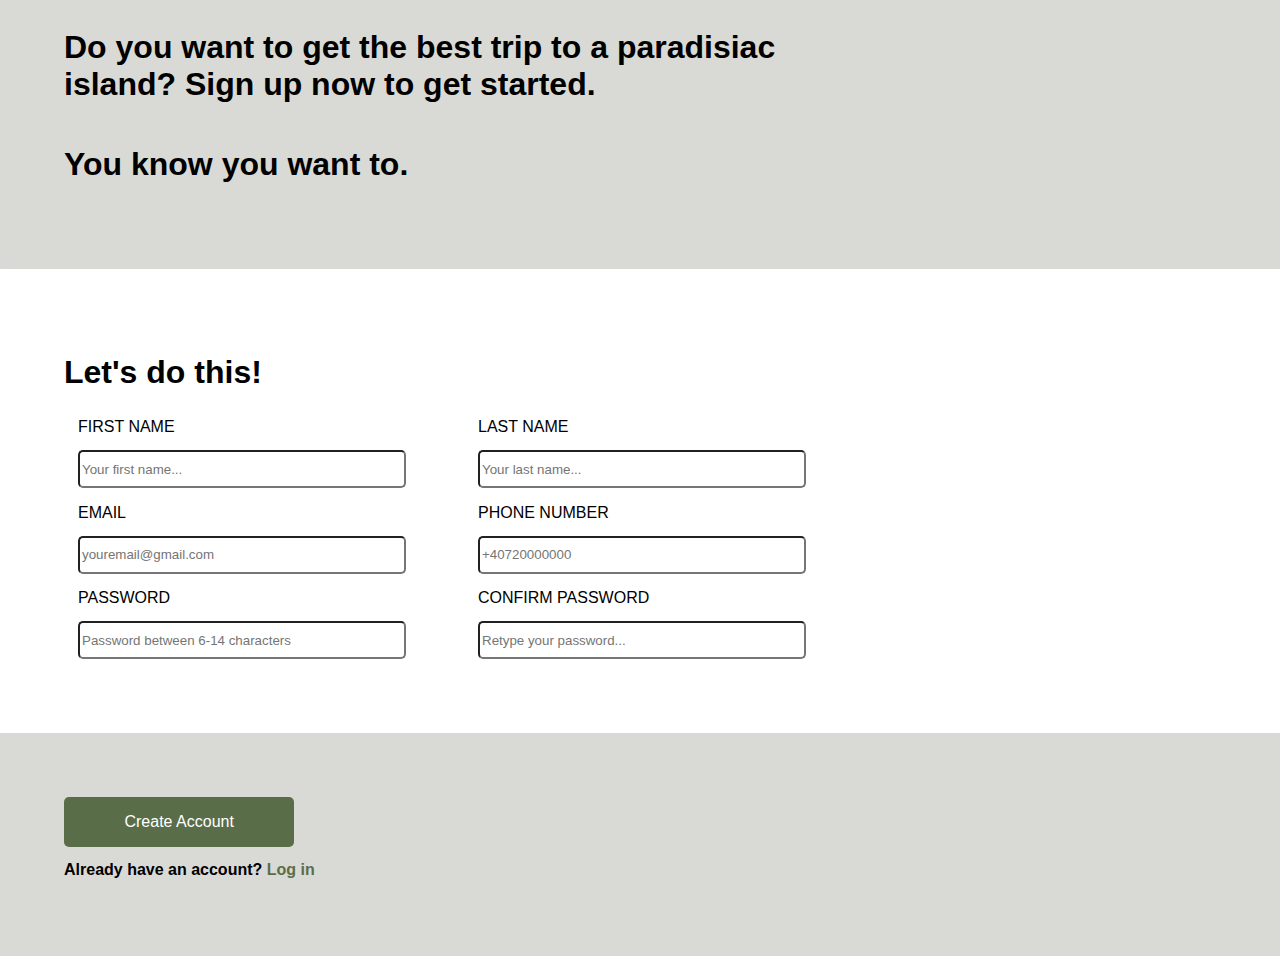
<file: index.html>
<!DOCTYPE html>
<html lang="en">

<head>
    <meta charset="UTF-8">
    <meta http-equiv="X-UA-Compatible" content="IE=edge">
    <meta name="viewport" content="width=device-width, initial-scale=1.0">
    <link rel="stylesheet" href="./app.css">
    <title>Travel With Us</title>
</head>

<body>
    <div class="image_background">
        <div class="logo_container">
            <img src="./images/logo.jpg" alt="Free license image">
            <h1 class="logo">Travel With Us</h1>
        </div>
    </div>
    <form action="./dashboard.html" method="get" onsubmit="return verify()">
        <section class="login_page">
            <header>
                <h1 class="question_title">Do you want to get the best trip to a paradisiac island? Sign up now
                    to get started.</h1>
                <h1 class="question_title">You know you want to.</h1>
            </header>
            <section class="create_account">
                <h1 class="form_starter">Let's do this!</h1>
                <div class="formContainer">
                    <fieldset>
                        <label for="first_name" id="first_name">FIRST NAME</label>
                        <input type="text" name="first_name" id="firstNameInput" placeholder="Your first name..."
                            pattern="[A-Za-z]+[A-Za-z -]+[A-Za-z]+"
                            title="*First names must start and end with a letter and can contain only letters, spaces and -."
                            required>
                        <p>*First names must start and end with a letter and can contain only letters, spaces or -.</p>
                    </fieldset>
                    <fieldset>
                        <label for="first_name" name="last_name" id="last_name">LAST NAME</label>
                        <input type="text" id="last_name" placeholder="Your last name..."
                            pattern="[A-Za-z]+[A-Za-z -]+[A-Za-z]+"
                            title="*Last names must start and end with a letter and can contain only letters, spaces and -."
                            required>
                        <p>*Last names must start and end with a letter and can contain only letters, spaces or -.</p>
                    </fieldset>
                    <fieldset>
                        <label for="first_name" id="email">EMAIL</label>
                        <input type="email" id="email" placeholder="youremail@gmail.com" required>
                        <p>You need to use an email domain.(@gmail.com, @yahoo.com, etc.)</p>
                    </fieldset>
                    <fieldset>
                        <label for="first_name" id="phone_number">PHONE NUMBER</label>
                        <input type="text" id="phone_number" placeholder="+40720000000" minlength="13" maxlength="14"
                            title="Format: country code (+ max 7 digits or -) + number (8-11 digits) &#010;Ex: +40720000000"
                            pattern="[+][0-9|-]{1,7}[0-9]{8,11}" required>
                        <p>*Phone number format must be country code (+ max 7 digits or -) + number (8-11 digits)
                            <br>Ex: +40720000000.
                        </p>
                    </fieldset>
                    <fieldset>
                        <label for="first_name" id="password">PASSWORD</label>
                        <input type="password" id="passwordInput" placeholder="Password between 6-14 characters"
                            pattern="^(?=.{8,}$)(?=.*[a-z])(?=.*[A-Z])(?=.*[0-9])(?=.*\W).*$"
                            title="Password needs to be at least 8 characters and to contain at least one UpperCase letter, one lowerCase letter, one digit and one symbol"
                            required>
                        <span class="matching" id="matching">Not Matching</span>
                    </fieldset>
                    <fieldset>
                        <label for="first_name" id="confirm_password">CONFIRM PASSWORD</label>
                        <input type="password" id="confirm_passwordInput" placeholder="Retype your password..."
                            pattern="^(?=.{8,}$)(?=.*[a-z])(?=.*[A-Z])(?=.*[0-9])(?=.*\W).*$"
                            title="Password needs to be at least 8 characters and to contain at least one UpperCase letter, one lowerCase letter, one digit and one symbol"
                            required>
                    </fieldset>

                </div>

            </section>
            <footer>
                <button type="submit" onSubmit="verifyPassword()" class="create_account" id="createButton">Create
                    Account</button>
                <h2 class="already">Already have an account? <a href="./login.html">Log in</a></h2>
            </footer>
        </section>
    </form>
    <script src="./main.js"></script>


</body>

</html>
</file>
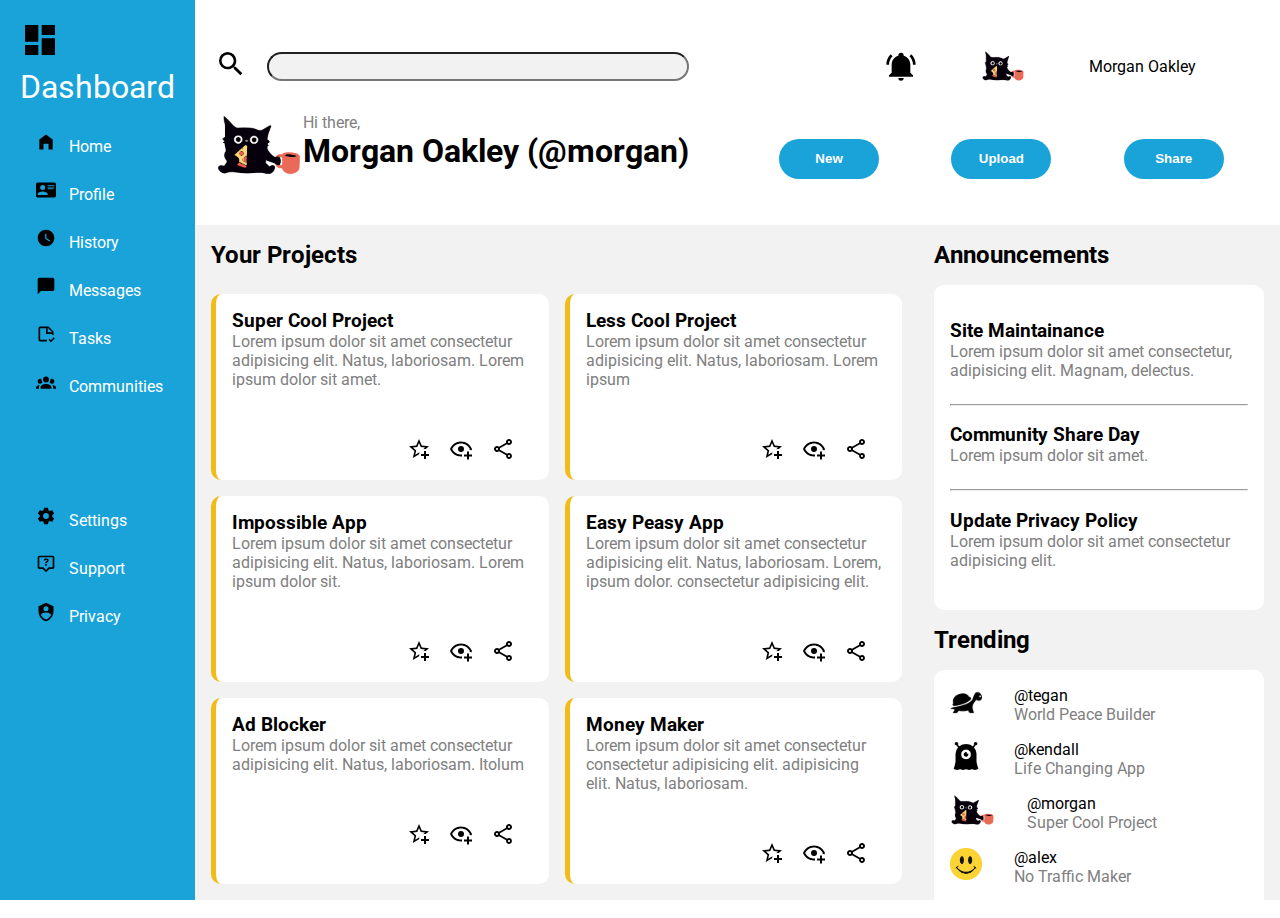
<file: dashboard.html>
<!DOCTYPE html>
<html lang="en">

<head>
  <meta charset="UTF-8">
  <meta http-equiv="X-UA-Compatible" content="IE=edge">
  <meta name="viewport" content="width=device-width, initial-scale=1.0">
  <link rel="stylesheet" href="./dashboard.css">
  <link rel="preconnect" href="https://fonts.googleapis.com">
  <link rel="preconnect" href="https://fonts.gstatic.com" crossorigin>
  <link href="https://fonts.googleapis.com/css2?family=Roboto:wght@700&display=swap" rel="stylesheet">
  <title>Dashboard</title>
</head>

<body>
  <div class="container">
    <header>
      <div class="box-1">
        <label for="search"><img src="./icons/magnify.svg" alt="A magnifying-glass-icon"
            class="all-icons search-icon"></label>
        <input type="text" id="search" class="search-bar">
      </div>
      <div class="box-2">
        <img src="./icons/bell.svg" alt="A bell-icon" class="all-icons bell-icon">
        <img src="./icons/cat.png" alt="A cat-icon" class="all-icons">
        <span>Morgan Oakley</span>
      </div>
      <figure class="box-3">
        <img src="./icons/cat.png" alt="A cat icon" class="cat-icon" id="cat-icon">
        <figcaption>
          <p>Hi there,</p>
          <h1>Morgan Oakley (@morgan)</h1>
        </figcaption>
      </figure>
      <div class="box-4">
        <button>New</button>
        <button>Upload</button>
        <button>Share</button>
      </div>
    </header>

    <nav>
      <ul class="all-links dash-link">
        <li><a href="#"><img src="./icons/dashboard.svg" alt="A dash icon" class="dash-link-icon">Dashboard</a></li>
      </ul>
      <ul class="all-links top-links">
        <li><a href="#"><img src="./icons/home.svg" alt="A house icon">Home</a></li>
        <li><a href="#"><img src="./icons/profile.svg" alt="An ID icon">Profile</a></li>
        <li><a href="#"><img src="./icons/history.svg" alt="A Clock icon">History</a></li>
        <li><a href="#"><img src="./icons/message.svg" alt="A Text message icon">Messages</a></li>
        <li><a href="#"><img src="./icons/tasks.svg" alt="A Pice of paper icon">Tasks</a></li>
        <li><a href="#"><img src="./icons/communities.svg" alt="A group of people icon">Communities</a></li>
      </ul>
      <ul class="all-links bottom-links">
        <li><a href="#"><img src="./icons/settings.svg" alt="A house icon">Settings</a></li>
        <li><a href="#"><img src="./icons/support.svg" alt="A house icon">Support</a></li>
        <li><a href="#"><img src="./icons/privacy.svg" alt="A house icon">Privacy</a></li>
      </ul>
    </nav>

    <main>
      <h2 class="main-header">Your Projects</h2>
      <div class="all-cards card-1">
        <h3>Super Cool Project</h3>
        <p>Lorem ipsum dolor sit amet consectetur adipisicing elit. Natus, laboriosam. Lorem ipsum dolor sit amet.</p>
        <div class="card-bottom-icons">
          <img src="./icons/star.svg" alt="">
          <img src="./icons/eye.svg" alt="">
          <img src="./icons/share.svg" alt="">
        </div>
      </div>
      <div class="all-cards card-2">
        <h3>Less Cool Project</h3>
        <p>Lorem ipsum dolor sit amet consectetur adipisicing elit. Natus, laboriosam. Lorem ipsum</p>
        <div class="card-bottom-icons">
          <img src="./icons/star.svg" alt="">
          <img src="./icons/eye.svg" alt="">
          <img src="./icons/share.svg" alt="">
        </div>
      </div>
      <div class="all-cards card-3">
        <h3>Impossible App</h3>
        <p>Lorem ipsum dolor sit amet consectetur adipisicing elit. Natus, laboriosam. Lorem ipsum dolor sit.</p>
        <div class="card-bottom-icons">
          <img src="./icons/star.svg" alt="">
          <img src="./icons/eye.svg" alt="">
          <img src="./icons/share.svg" alt="">
        </div>
      </div>
      <div class="all-cards card-4">
        <h3>Easy Peasy App</h3>
        <p>Lorem ipsum dolor sit amet consectetur adipisicing elit. Natus, laboriosam. Lorem, ipsum dolor. consectetur
          adipisicing elit.</p>
        <div class="card-bottom-icons">
          <img src="./icons/star.svg" alt="">
          <img src="./icons/eye.svg" alt="">
          <img src="./icons/share.svg" alt="">
        </div>
      </div>
      <div class="all-cards card-5">
        <h3>Ad Blocker</h3>
        <p>Lorem ipsum dolor sit amet consectetur adipisicing elit. Natus, laboriosam. Itolum</p>
        <div class="card-bottom-icons">
          <img src="./icons/star.svg" alt="">
          <img src="./icons/eye.svg" alt="">
          <img src="./icons/share.svg" alt="">
        </div>
      </div>
      <div class="all-cards card-6">
        <h3>Money Maker</h3>
        <p>Lorem ipsum dolor sit amet consectetur consectetur adipisicing elit. adipisicing elit. Natus, laboriosam.</p>
        <div class="card-bottom-icons">
          <img src="./icons/star.svg" alt="">
          <img src="./icons/eye.svg" alt="">
          <img src="./icons/share.svg" alt="">
        </div>
      </div>
    </main>

    <aside>
      <h2>Announcements</h2>
      <div class="side-content-1">
        <h3>Site Maintainance</h3>
        <p>Lorem ipsum dolor sit amet consectetur, adipisicing elit. Magnam, delectus.</p>
        <hr>
        <h3>Community Share Day</h3>
        <p>Lorem ipsum dolor sit amet.</p>
        <hr>
        <h3>Update Privacy Policy</h3>
        <p>Lorem ipsum dolor sit amet consectetur adipisicing elit.</p>
      </div>
      <h2>Trending</h2>
      <div class="side-content-2">
        <figure>
          <img src="./icons/turtle.png" alt="A turtle icon" class="trending-icon">
          <figcaption>
            <span>@tegan</span>
            <p>World Peace Builder</p>
          </figcaption>
        </figure>
        <figure>
          <img src="./icons/alien.png" alt="An alien icon" class="trending-icon">
          <figcaption>
            <span>@kendall</span>
            <p>Life Changing App</p>
          </figcaption>
        </figure>
        <figure>
          <img src="./icons/cat.png" alt="A cat icon" class="trending-icon">
          <figcaption>
            <span>@morgan</span>
            <p>Super Cool Project</p>
          </figcaption>
        </figure>
        <figure>
          <img src="./icons/smiley.png" alt="A smiley face icon" class="trending-icon">
          <figcaption>
            <span>@alex</span>
            <p>No Traffic Maker</p>
          </figcaption>
        </figure>
      </div>
    </aside>
  </div>
  <script src="./main.js"></script>
</body>

</html>
</file>
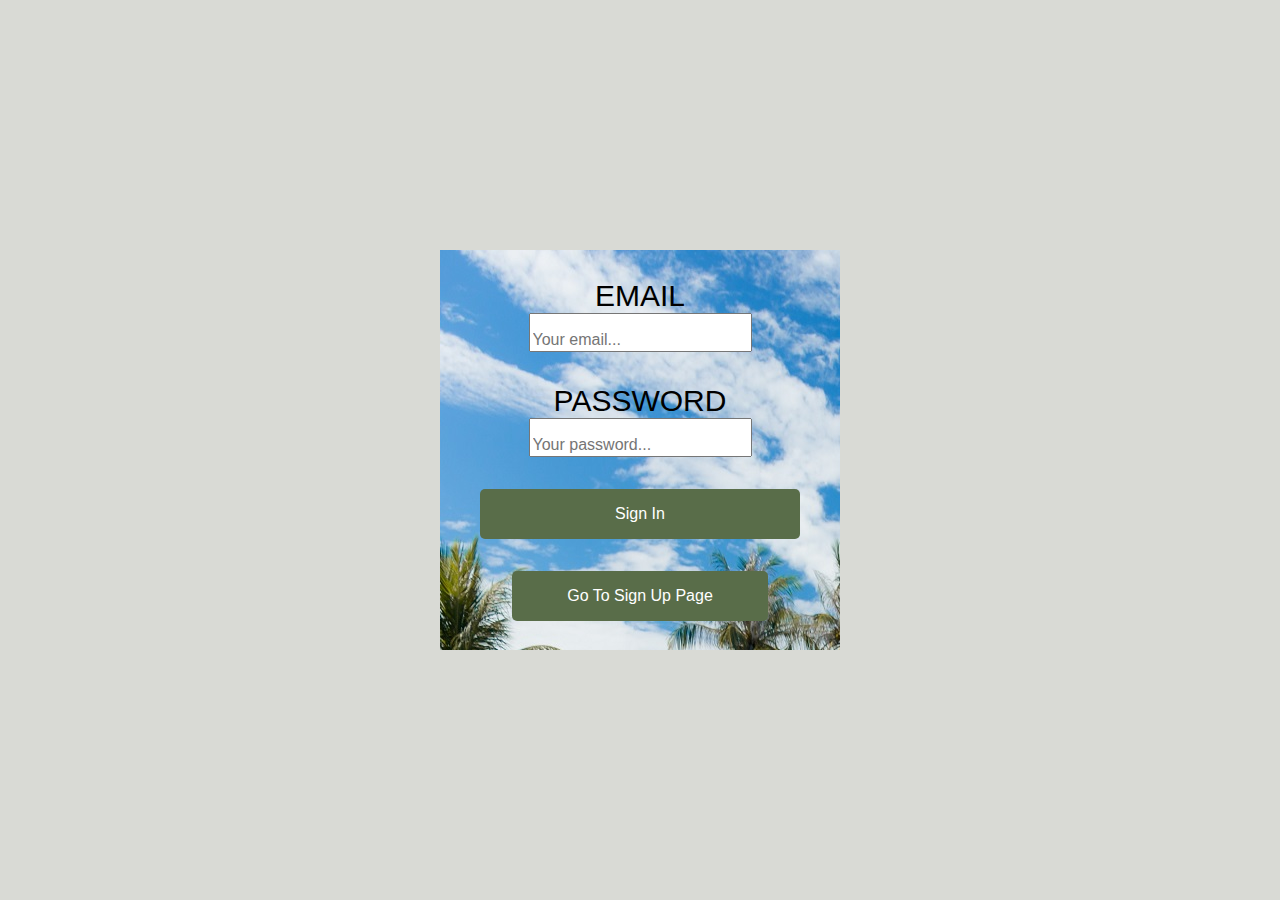
<file: login.html>
<!DOCTYPE html>
<html lang="en">

<head>
    <meta charset="UTF-8">
    <meta http-equiv="X-UA-Compatible" content="IE=edge">
    <meta name="viewport" content="width=device-width, initial-scale=1.0">
    <link rel="stylesheet" href="./login.css">
    <title>Login Page</title>
</head>

<body>
    <div class="login_form">
        <div class="container">
            <form action="">
                <fieldset>
                    <label for="first_name" id="email">EMAIL</label>
                    <input type="email" id="email" placeholder="Your email..." required>
                </fieldset>
                <fieldset>
                    <label for="first_name" id="password">PASSWORD</label>
                    <input type="password" id="password" placeholder="Your password..." required>
                </fieldset>
            </form>
            <button class="sign_in" id="btn_signin">Sign In</button>
            <a href="./index.html" class="go_back">Go To Sign Up Page</a>
        </div>
    </div>


    <script src="./main.js"></script>
</body>

</html>
</file>
<file: app.css>
html {
  height: 100vh;
  width: 100%;
}
body{
    display:flex;
    justify-content: center;
    align-items: center;
    width: 100%;
    height: 100vh;
    margin: 0;
    font-family: Impact, Haettenschweiler, 'Arial Narrow Bold', sans-serif;
    
}
div.image_background{
    background-image: url("./images/image_background.jpg");
    background-size: cover;
    width: 40%;
    min-height: 100%;
    background-color: black;
    position: relative;
    
}
div.image_background div.logo_container{
    background-color: black;
    width: 100%;
    height: 15%;
    opacity: 0.7;
    display: flex;
    align-items: center;
    justify-content: center;
    margin-top: 55%;
}
div.image_background div.logo_container h1{
    font-size: 4rem;
    color: white;
    font-family: 'Itim', cursive;
}
div.image_background div.logo_container img{
    width: 10rem;
    height: 10rem;
    margin-right: 2rem;
}
form{
    width: 65%;
    height: 100%;
}
form section.login_page{
    width: 100%;
    height: 100%;
    display: flex;
    justify-content: center;
    align-items: center;
    flex-direction: column;

}
form section.login_page header {
    background-color: #d9dad5;
    padding: 5%;
    width: 90%;
    height: 25%;
    display: flex;
    flex-direction: column;
}
form section.login_page header h1.question_title{
    font-size: 4rem;
    width: 70%;
    float: left;
    display: flex;
    justify-content: flex-start;
    align-items: center;
    font-size: 40px;
    
}
form section section.create_account{
    background-color: white;
    width: 90%;
    padding: 5%;
    height: 50%;
    box-shadow: 2px 2px 2px red;
}
form section.login_page section.create_account div.formContainer{
    display: grid;
    float: left;
    grid-template-columns: repeat(2, 25rem);
}

form section.login_page section.create_account div.formContainer fieldset{
    border: none;
    display: flex;
    flex-direction: column;
}
form section.login_page section.create_account div.formContainer fieldset label{
    width: 20rem;
    height: 2rem;
}
form section.login_page section.create_account div.formContainer fieldset input{
    width: 20rem;
    height: 2rem;
    border-radius: 5px;
    color: black;
    font-family: Impact, Haettenschweiler, 'Arial Narrow Bold', sans-serif;
}
input:not(:focus):not(:placeholder-shown):invalid {
  border: 2px solid red;
}

input:not(:focus):not(:placeholder-shown):invalid+p {
  display: block;
}
input:focus:not(:placeholder-shown):invalid {
  border: 2px solid red;
}

input:valid {
  border: 2px solid green;
}

input~p {
  height: fit-content;
  width: 100%;
  display: none;
  color: red;
  font-size: 12px;
}
form section.login_page section.create_account div.formContainer fieldset span{
    display: none;
    font-family: 'Courier New', Courier, monospace;
    color: red;
}
form section.login_page section.create_account div.formContainer fieldset input:focus{
    box-shadow: 3px 3px 3px gray;
    border: 3px solid blue;
}
form section.login_page footer{
    height: 25%;
    background-color: #d9dad5;
    width: 90%;
    padding: 5%;
    display: flex;
    flex-direction: column;
    align-items: left;
    justify-content: space-between;
}
form section.login_page footer button{
    width: 20%;
    padding: 1rem 3rem;
    border: 1px;
    border-radius: 5px;
    background-color: #596d49;
    color:white;
    font-size: 16px;
    font-family: Impact, Haettenschweiler, 'Arial Narrow Bold', sans-serif;
}
form section.login_page footer button:hover{
    background-color: darkgreen;
}
form section.login_page footer h2{
    font-size: 16px;
}
form section.login_page footer h2 a{
    font-size: 16px;
    text-decoration: none;
    color: #596d49;
}
@media screen and (max-width: 1450px) {
   form section.login_page header h1.question_title{
        
        font-size: 2rem;
    }
  body {
    flex-direction: column;
  }
  .logo_container {
    display: none;
  }
  div.image_background{
    display: none;
  }
  form {
    width: 100%;
  }
}
@media screen and (max-width: 850px) {
    form section.login_page header h1.question_title{
        font-size: 1rem;
    }
  body {
    flex-direction: column;
  }
  .logo_container {
    display: none;
  }
  div.image_background{
    display: none;
  }
  form {
    width: 100%;
  }
  form section.login_page section.create_account div.formContainer{
    display: grid;
    float: left;
    grid-template-columns: repeat(1, 25rem);
}
}
</file>
<file: dashboard.css>
* {
  margin: 0;
  padding: 0;
  box-sizing: border-box;
}
.container {
  display: grid;
  height: 100vh;
  grid-template-columns: 0.5fr 1fr 1fr 1fr;
  grid-template-rows: 1fr 1fr 1fr 1fr;
  grid-template-areas:
    "nav header header header"
    "nav main main aside"
    "nav main main aside"
    "nav main main aside";
  font-family: "Roboto", sans-serif;
}
button:hover {
  cursor: pointer;
}

/* Header Section */
header {
  background-color: white;
  grid-area: header;
  display: grid;
  grid-template-columns: auto auto;
  grid-template-rows: 1fr 1fr;
  padding: 20px;
  grid-template-areas:
    "box-1 box-2"
    "box-3 box-4";
}
.all-icons {
  height: 2em;
}
.search-bar {
  border-radius: 20px;
  width: 80%;
  padding: 5px;
  background-color: #f2f2f2;
}
.search-icon {
  padding-right: 20px;
}
.cat-icon {
  height: 4em;
  float: left;
}
.box-1 {
  grid-area: box-1;
  display: flex;
  justify-content: flex-start;
  align-items: center;
}
.box-2 {
  grid-area: box-2;
  display: flex;
  justify-content: flex-end;
  align-items: center;
}
.box-2 > * {
  margin-right: 4em;
}
.box-2 .span {
  font-weight: bolder;
}
.box-3 {
  grid-area: box-3;
}
.box-4 {
  grid-area: box-4;
  display: flex;
  justify-content: space-around;
  align-items: center;
}
button {
  background-color: #1aa3d9;
  color: white;
  font-weight: bold;
  border-radius: 30px;
  width: 100px;
  height: 40px;
  border: none;
}

/* Sidenav Section */
nav {
  background-color: #1aa3d9;
  grid-area: nav;
  padding: 20px;
  display: grid;
  grid-template-columns: 1fr;
  grid-template-rows: 0.3fr 1fr 1fr;
  grid-template-areas:
    "dash-link"
    "top-links"
    "bottom-links";
}
.dash-link {
  grid-area: dash-link;
  font-size: 2em;
}
.dash-link-icon {
  height: 40px;
  margin-right: 10px;
}
nav * img {
  height: 20px;
  margin-right: 0.8em;
}
nav * a {
  text-decoration: none;
  color: white;
}
.all-links {
  list-style: none;
}
.top-links > li {
  padding-bottom: 1.5em;
  padding-left: 1em;
}
.bottom-links > li {
  padding-bottom: 1.5em;
  padding-left: 1em;
}
.top-links {
  grid-area: top-links;
  display: flex;
  flex-direction: column;
}
.bottom-links {
  grid-area: bottom-links;
  display: flex;
  flex-direction: column;
}

/* Main Section */
main {
  background-color: #f2f2f2;
  grid-area: main;
  display: grid;
  padding: 1em;
  grid-template-columns: 1fr 1fr;
  grid-template-rows: 0.2fr 1fr 1fr 1fr;
  gap: 1em;
  grid-template-areas:
    "main-header main-header"
    "card-1 card-2"
    "card-3 card-4"
    "card-5 card-6";
}
main * img {
  height: 1.5em;
}
.main-header {
  grid-area: main-header;
}
.all-cards {
  background-color: white;
  border-radius: 10px;
  border-left: 5px solid #f2bb16;
  padding: 1em;
}
.all-cards > p {
  color: grey;
}
.card-1 {
  grid-area: card-1;
}
.card-2 {
  grid-area: card-2;
}
.card-3 {
  grid-area: card-3;
}
.card-4 {
  grid-area: card-4;
}
.card-5 {
  grid-area: card-5;
}
.card-6 {
  grid-area: card-6;
}
.card-bottom-icons {
  display: flex;
  justify-content: flex-end;
  margin-top: 3em;
}
.card-bottom-icons > img {
  margin-right: 18px;
}

/* Aside Section */
aside {
  background-color: #f2f2f2;
  grid-area: aside;
  padding: 1em;
  display: grid;
  grid-row-gap: 1em;
  grid-template-columns: 1fr;
  grid-template-rows: 0.1fr 1fr 0.1fr 1fr;
}
.side-content-1 {
  background-color: white;
  padding: 1em;
  border-radius: 10px;
}
.side-content-1 > h3 {
  margin-top: 1em;
}
.side-content-1 > p {
  color: grey;
  margin-bottom: 1.5em;
}
.side-content-2 {
  background-color: white;
  padding: 1em;
  border-radius: 10px;
}
figcaption {
  margin-bottom: 1em;
}
figcaption > p {
  color: grey;
}
.trending-icon {
  height: 2em;
  float: left;
  margin-right: 2em;
}

/* Screen Size Change Section */
@media only screen and (max-width: 1000px) {
  .container {
    grid-template-columns: 0.5fr 1fr;
    grid-template-rows: 1fr 1fr 1fr;
    grid-template-areas:
      "nav header"
      "nav main"
      "nav aside";
  }
  nav {
    grid-template-rows: 0.3fr 1fr 2fr;
  }
  .cat-icon {
    float: none;
  }

  .box-4 {
    display: flex;
    flex-direction: column;
    justify-content: center;
    align-items: center;
  }
  button {
    height: 20px;
    margin: 2px;
  }

  main {
    grid-template-columns: 1fr 1fr;
    grid-template-rows: 0.2fr 1fr 1fr 1fr;
    gap: 1em;
    grid-template-areas:
      "main-header main-header"
      "card-1 card-2"
      "card-3 card-4"
      "card-5 card-6";
}
}
</file>
<file: login.css>
body{
    display: flex;
    justify-content: center;
    align-items: center;
    width: 100vw;
    font-family: Impact, Haettenschweiler, 'Arial Narrow Bold', sans-serif;
    height: 100vh;
    text-decoration: none;
    margin:0;
    background-color: #d9dad5;
}
div.login_form{
    width: 100%;
    display: flex;
    justify-content: center;
    align-items: center;

}
div.login_form div.container{
    background-image: url(./images/image_background.jpg);
    width: 25rem;
    height: 25rem;
    display: flex;
    justify-content: center;
    align-items: center;
    flex-direction: column;
}
div.login_form div.container form fieldset{
    display: flex;
    justify-content: center;
    align-items: center;
    flex-direction: column;
    border: none;
    width: 100%;
    margin: 0;
    padding: 0;
    padding-bottom: 2rem;
}
div.login_form div.container form fieldset label{
    font-size: 30px;
}
div.login_form div.container form fieldset input{
    width: 100%;
    padding-top: 1rem;
    font-size: 16px;
    font-family: Impact, Haettenschweiler, 'Arial Narrow Bold', sans-serif;
}
div.login_form div.container form fieldset input:focus{
    border: 3px solid blue;
    box-shadow: 3px 3px 3px gray;
}
div.login_form div.container button{
    width: 80%;
    padding: 1rem 3rem;
    border: 1px;
    border-radius: 5px;
    background-color: #596d49;
    color:white;
    font-size: 16px;
    font-family: Impact, Haettenschweiler, 'Arial Narrow Bold', sans-serif;
    
}
div.login_form div.container button:hover{
    background-color: darkgreen;
}
div.login_form div.container a{
    width: 40%;
    padding: 1rem 3rem;
    border: 1px;
    border-radius: 5px;
    background-color: #596d49;
    color:white;
    font-size: 16px;
    text-align: center;
    text-decoration: none;
    margin-top: 2rem;
}
div.login_form div.container a:hover{
    background-color: darkgreen;
}
</file>
